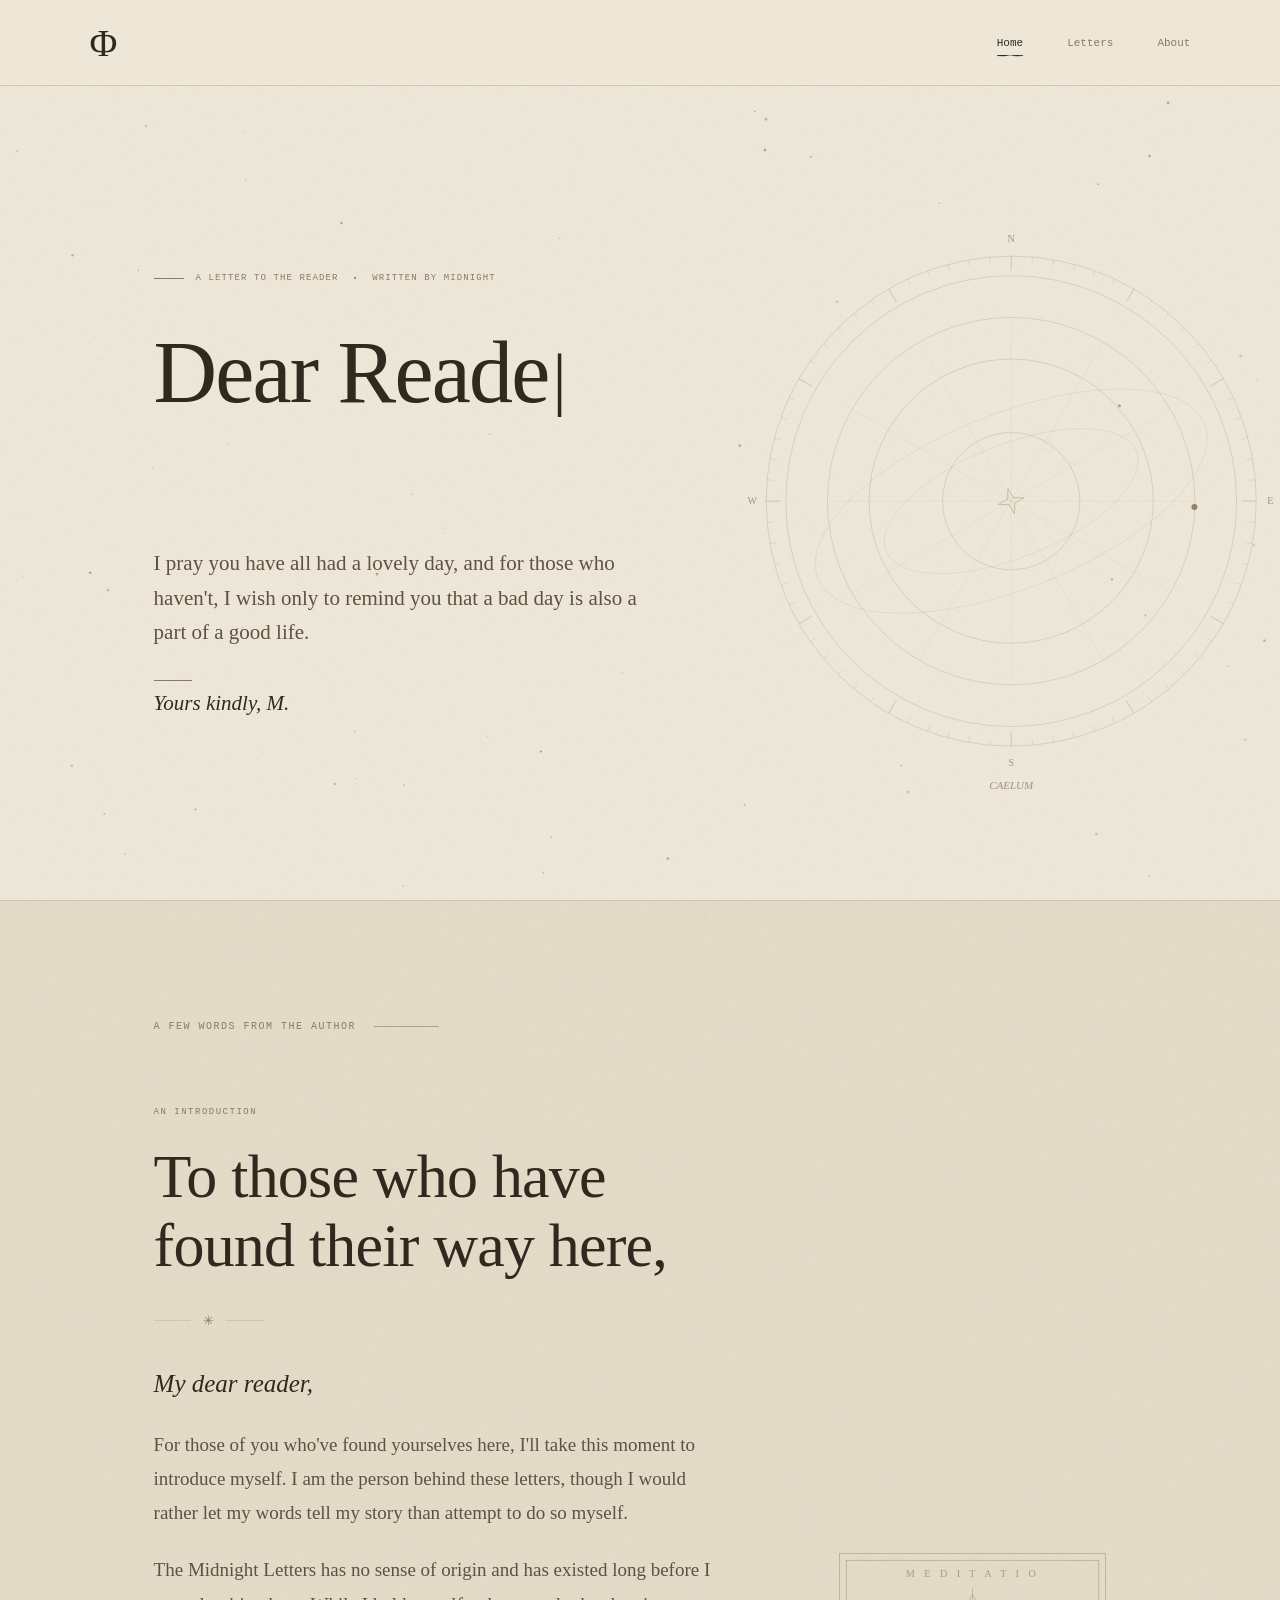
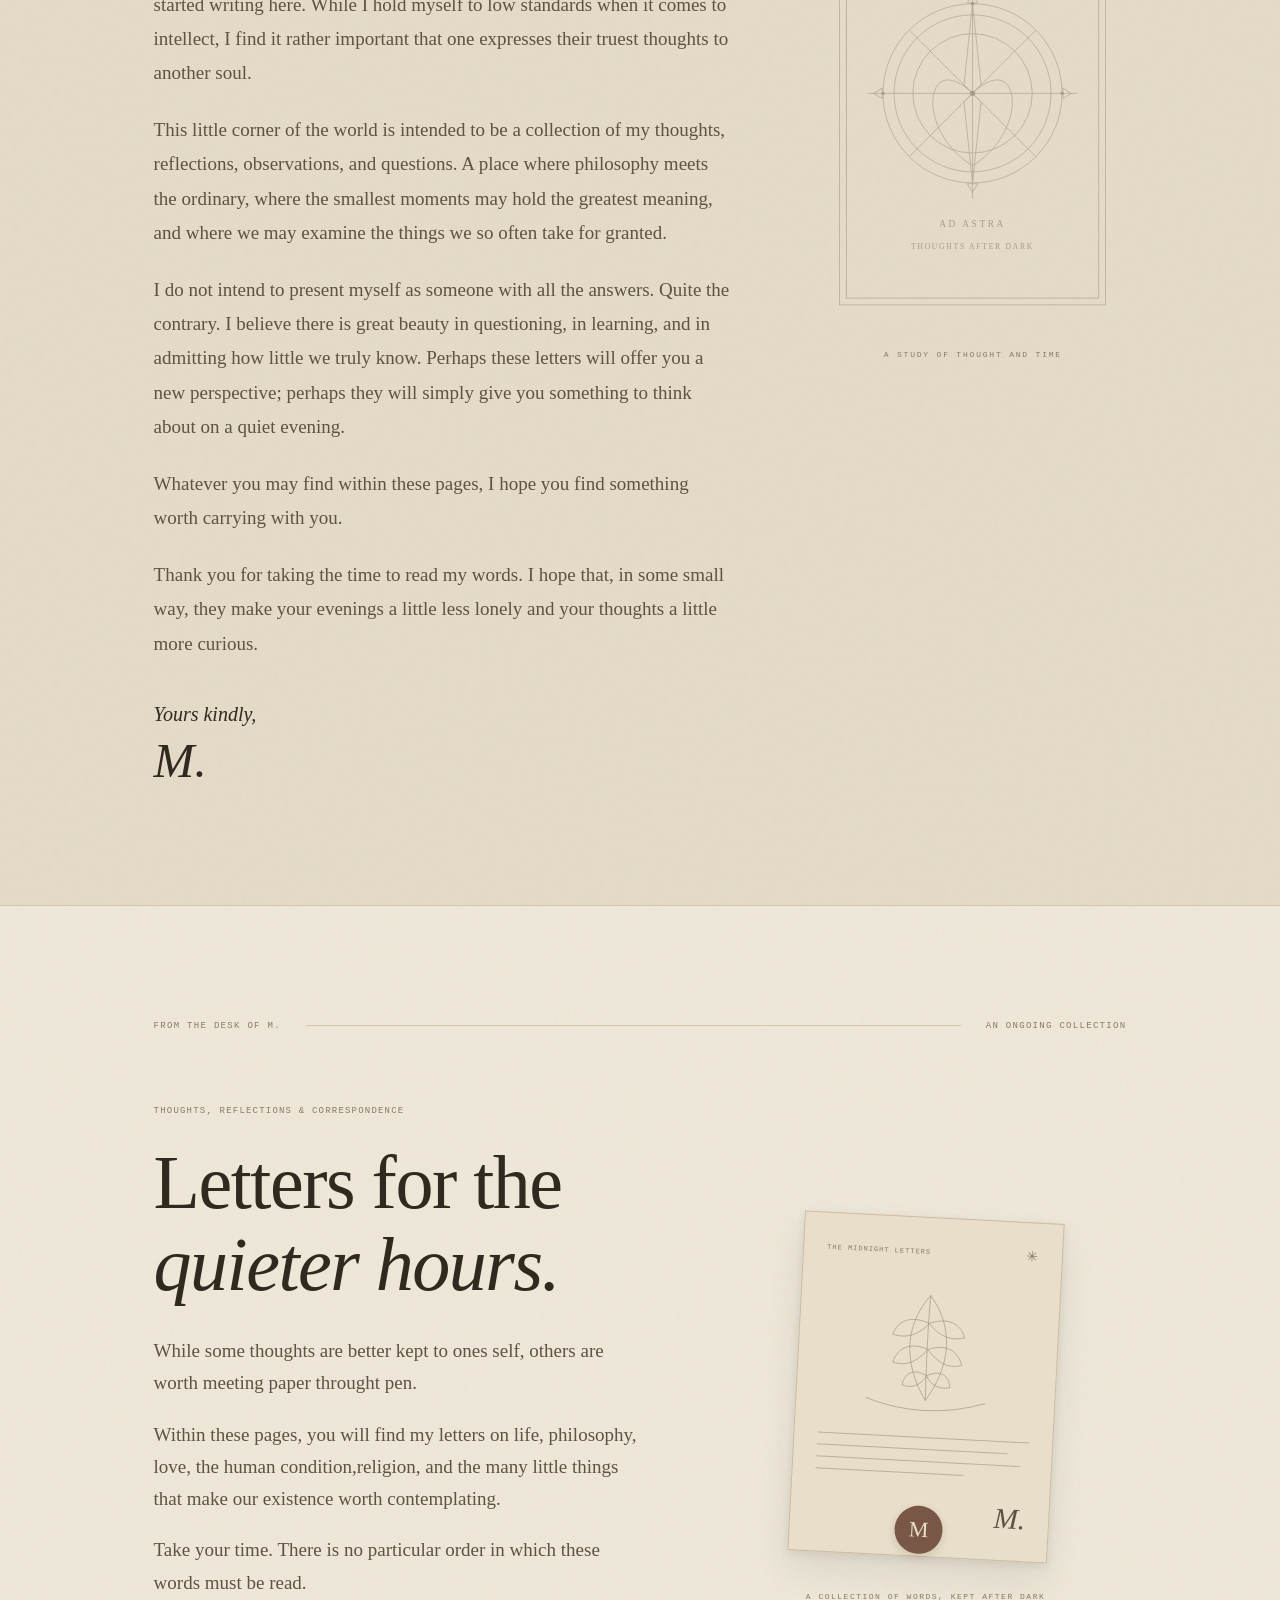
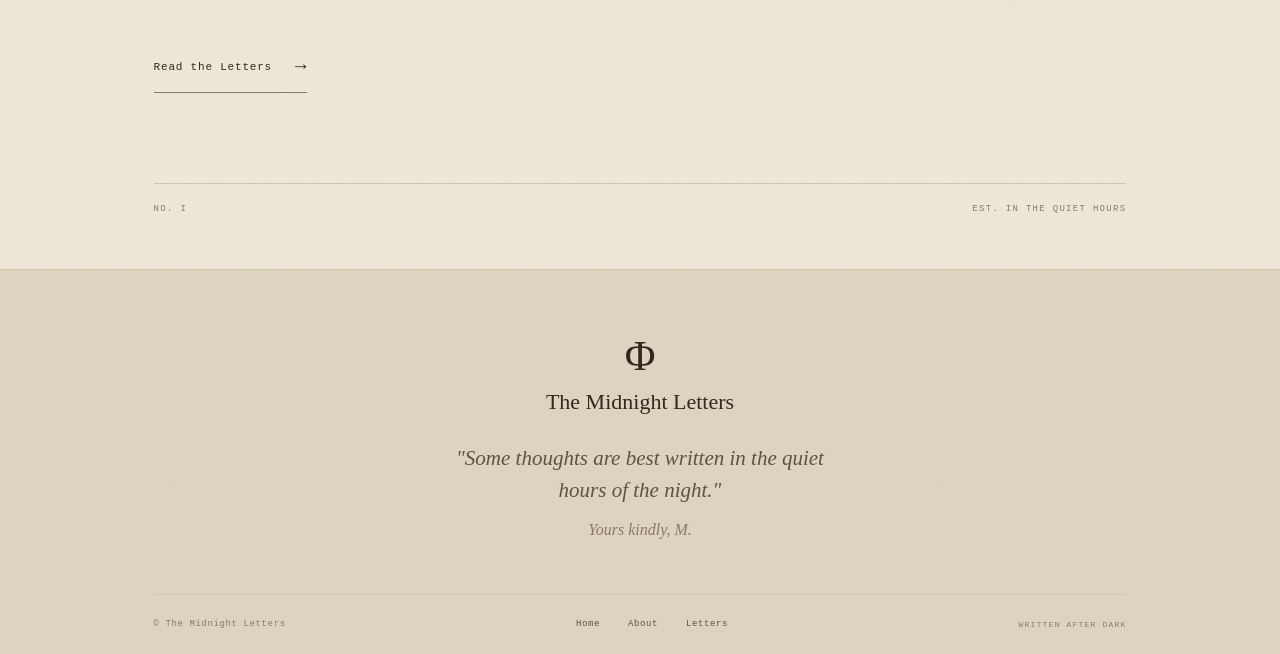
<file: index.html>
<!DOCTYPE html>
<html lang="en">

<head>
    <meta charset="UTF-8">
    <meta name="viewport" content="width=device-width, initial-scale=1.0">

    <title>The Midnight Letters | A Correspondence with the Quieter Hours</title>

    <meta name="description"
        content="The Midnight Letters is a quiet collection of philosophical reflections, personal correspondence and thoughts on life, time, solitude and the human experience.">

    <meta name="author" content="M.">
    <meta name="robots" content="index, follow">

    <link rel="canonical" href="https://themidnightletters.netlify.app/">

    <!-- Open Graph -->
    <meta property="og:type" content="website">
    <meta property="og:title" content="The Midnight Letters">
    <meta property="og:description"
        content="A correspondence with the quieter hours. Reflections on life, philosophy and the things left unsaid.">
    <meta property="og:url" content="https://themidnightletters.netlify.app/">
    <meta property="og:image" content="https://themidnightletters.netlify.app/assets/og-image.jpg">
    <meta property="og:image:width" content="1200">
    <meta property="og:image:height" content="630">
    <meta property="og:image:alt" content="The Midnight Letters — A correspondence with the quieter hours.">
    <meta property="og:site_name" content="The Midnight Letters">
    <meta property="og:locale" content="en_ZA">

    <!-- Twitter / X -->
    <meta name="twitter:card" content="summary_large_image">
    <meta name="twitter:title" content="The Midnight Letters">
    <meta name="twitter:description" content="A correspondence with the quieter hours.">
    <meta name="twitter:image" content="https://themidnightletters.netlify.app/assets/og-image.jpg">

    <!-- Favicons -->
    <link rel="icon" type="image/x-icon" href="assets/favicon_io/favicon.ico">
    <link rel="icon" type="image/png" sizes="32x32" href="assets/favicon_io/favicon-32x32.png">
    <link rel="icon" type="image/png" sizes="16x16" href="assets/favicon_io/favicon-16x16.png">
    <link rel="apple-touch-icon" sizes="180x180" href="assets/favicon_io/apple-touch-icon.png">
    <link rel="manifest" href="assets/favicon_io/site.webmanifest">
    <link rel="stylesheet" href="css/style.css">
    <script src="js/main.js" defer></script>

    <script type="application/ld+json">
{
  "@context": "https://schema.org",
  "@graph": [
    {
      "@type": "WebSite",
      "@id": "https://themidnightletter.netlify.app/#website",
      "url": "https://themidnightletter.netlify.app/",
      "name": "The Midnight Letters",
      "description": "A correspondence with the quieter hours. A collection of philosophical reflections and personal writing.",
      "inLanguage": "en-ZA"
    },
    {
      "@type": "WebPage",
      "@id": "https://themidnightletter.netlify.app/#webpage",
      "url": "https://themidnightletter.netlify.app/",
      "name": "The Midnight Letters | A Correspondence with the Quieter Hours",
      "description": "A quiet collection of philosophical reflections, personal correspondence and thoughts on life, time, solitude and the human experience.",
      "isPartOf": {
        "@id": "https://themidnightletter.netlify.app/#website"
      },
      "inLanguage": "en-ZA"
    }
  ]
}
</script>

</head>

<body>

    <!-- Navigation -->

    <header class="site-header">

        <a href="#" class="logo" aria-label="The Midnight Letters home">

            <span class="logo-symbol" aria-hidden="true">Φ</span>

            <span class="logo-name">The Midnight Letters</span>

        </a>


        <nav class="nav-links" aria-label="Main navigation">

            <a href="#" class="nav-link active">Home</a>

            <a href="#letters" class="nav-link">Letters</a>

            <a href="#about" class="nav-link">About</a>

        </nav>

    </header>


    <!-- Hero -->

    <main>

        <section class="hero-section">

            <!-- Interactive astronomical illustration -->

            <canvas id="astrolabe-canvas" aria-hidden="true"></canvas>

            <!-- Paper texture -->

            <div class="paper-grain" aria-hidden="true"></div>


            <div class="hero-content">

                <div class="hero-meta">

                    <span class="meta-line"></span>

                    <span>A LETTER TO THE READER</span>

                    <span class="meta-separator">·</span>

                    <span>WRITTEN BY MIDNIGHT</span>

                </div>


                <h1>
                    <span id="typing-text" aria-label="Dear Readers of the Midnight Letters,"></span><span
                        class="typing-cursor" aria-hidden="true">|</span>
                </h1>


                <div class="hero-body">

                    <p class="hero-description">
                        I pray you have all had a lovely day, and for those
                        who haven't, I wish only to remind you that a bad
                        day is also a part of a good life.
                    </p>


                    <div class="sign-off">

                        <span class="sign-off-line"></span>

                        <span>Yours kindly, M.</span>

                    </div>

                </div>

            </div>

        </section>

        <!-- About -->
        <section class="about-section" id="about">
            <div class="about-grain" aria-hidden="true"></div>

            <div class="about-container">

                <div class="about-heading">
                    <span class="about-eyebrow">A FEW WORDS FROM THE AUTHOR</span>
                    <span class="about-heading-line"></span>
                </div>

                <div class="about-layout">

                    <article class="letter-content">

                        <span class="letter-date">AN INTRODUCTION</span>

                        <h2>To those who have found their way here,</h2>

                        <div class="letter-divider">
                            <span></span>
                            <span>✳</span>
                            <span></span>
                        </div>

                        <div class="letter-body">

                            <p class="letter-greeting">My dear reader,</p>

                            <p>
                                For those of you who've found yourselves here, I'll take this moment to introduce
                                myself. I am the person behind these letters, though I would rather let my words tell my
                                story than attempt to do so myself.
                            </p>

                            <p>
                                The Midnight Letters has no sense of origin and has existed long before I started
                                writing here. While I hold myself to low standards when it comes to intellect, I find it
                                rather important that one expresses their truest thoughts to another soul.
                            </p>

                            <p>
                                This little corner of the world is intended to
                                be a collection of my thoughts, reflections,
                                observations, and questions. A place where
                                philosophy meets the ordinary, where the
                                smallest moments may hold the greatest meaning,
                                and where we may examine the things we so often
                                take for granted.
                            </p>

                            <p>
                                I do not intend to present myself as someone
                                with all the answers. Quite the contrary.
                                I believe there is great beauty in questioning,
                                in learning, and in admitting how little we
                                truly know. Perhaps these letters will offer
                                you a new perspective; perhaps they will simply
                                give you something to think about on a quiet
                                evening.
                            </p>

                            <p>
                                Whatever you may find within these pages,
                                I hope you find something worth carrying
                                with you.
                            </p>

                            <p>
                                Thank you for taking the time to read my words.
                                I hope that, in some small way, they make your
                                evenings a little less lonely and your thoughts
                                a little more curious.
                            </p>

                        </div>

                        <div class="letter-signature">
                            <span>Yours kindly,</span>
                            <span class="signature-name">M.</span>
                        </div>

                    </article>

                    <aside class="about-illustration" aria-hidden="true">

                        <div class="illustration-frame">

                            <svg viewBox="0 0 360 460" xmlns="http://www.w3.org/2000/svg">

                                <g fill="none" stroke="currentColor" stroke-width="0.8" opacity="0.65">

                                    <rect x="24" y="24" width="312" height="412" />

                                    <rect x="32" y="32" width="296" height="396" />

                                    <circle cx="180" cy="188" r="105" />
                                    <circle cx="180" cy="188" r="92" />
                                    <circle cx="180" cy="188" r="70" />

                                    <path d="M180 65 V311" />
                                    <path d="M57 188 H303" />

                                    <path d="M106 114 L254 262" />
                                    <path d="M254 114 L106 262" />

                                    <path d="M180 83 L190 178 L180 188 L170 178 Z" />
                                    <path d="M180 293 L190 198 L180 188 L170 198 Z" />

                                    <path d="M180 72 L174 82 H186 Z" />
                                    <path d="M180 304 L174 294 H186 Z" />
                                    <path d="M64 188 L74 182 V194 Z" />
                                    <path d="M296 188 L286 182 V194 Z" />

                                    <path d="M180 188
                                     C125 135 111 230 180 273
                                     C249 230 235 135 180 188 Z" />

                                </g>

                                <g fill="currentColor" font-family="Georgia, serif" text-anchor="middle" opacity="0.75">

                                    <text x="180" y="52" font-size="12" letter-spacing="4">M E D I T A T I O</text>

                                    <text x="180" y="345" font-size="11" letter-spacing="3">AD ASTRA</text>

                                    <text x="180" y="370" font-size="9" letter-spacing="2">THOUGHTS AFTER DARK</text>

                                </g>

                                <g fill="currentColor" opacity="0.6">
                                    <circle cx="180" cy="188" r="3" />
                                    <circle cx="180" cy="83" r="2" />
                                    <circle cx="285" cy="188" r="2" />
                                    <circle cx="75" cy="188" r="2" />
                                </g>

                            </svg>

                        </div>

                        <span class="illustration-caption">
                            A STUDY OF THOUGHT AND TIME
                        </span>

                    </aside>

                </div>

            </div>
        </section>

        <!-- Letters -->

        <section class="letters-section" id="letters">

            <div class="letters-grain" aria-hidden="true"></div>

            <div class="letters-container">

                <div class="letters-topline">
                    <span>FROM THE DESK OF M.</span>
                    <span class="letters-topline-line"></span>
                    <span>AN ONGOING COLLECTION</span>
                </div>

                <div class="letters-content">

                    <div class="letters-copy">

                        <span class="letters-eyebrow">
                            THOUGHTS, REFLECTIONS & CORRESPONDENCE
                        </span>

                        <h2>
                            Letters for the
                            <em>quieter hours.</em>
                        </h2>

                        <p>
                            While some thoughts are better kept to ones self, others are worth meeting paper throught
                            pen.
                        </p>

                        <p>
                            Within these pages, you will find my letters
                            on life, philosophy, love, the human condition,religion,
                            and the many little things that make our
                            existence worth contemplating.
                        </p>

                        <p>
                            Take your time. There is no particular order
                            in which these words must be read.
                        </p>

                        <a href="letters.html" class="letters-cta">
                            <span>Read the Letters</span>
                            <span class="letters-cta-arrow">→</span>
                        </a>

                    </div>

                    <div class="letters-artwork" aria-hidden="true">

                        <div class="letter-illustration">

                            <div class="letter-paper">

                                <div class="paper-top">
                                    <span>THE MIDNIGHT LETTERS</span>
                                    <span>✳</span>
                                </div>

                                <div class="paper-decoration">
                                    <svg viewBox="0 0 240 190" xmlns="http://www.w3.org/2000/svg">

                                        <g fill="none" stroke="currentColor" stroke-width="0.8" opacity="0.8">

                                            <path d="M120 18
                                        C90 55 85 105 120 158
                                        C155 105 150 55 120 18Z" />

                                            <path d="M120 18
                                        C118 65 119 115 120 158" />

                                            <path d="M120 55
                                        C94 45 78 54 72 72
                                        C94 78 109 68 120 55Z" />

                                            <path d="M120 55
                                        C146 45 162 54 168 72
                                        C146 78 131 68 120 55Z" />

                                            <path d="M120 90
                                        C95 80 79 91 74 109
                                        C96 115 109 103 120 90Z" />

                                            <path d="M120 90
                                        C145 80 161 91 166 109
                                        C144 115 131 103 120 90Z" />

                                            <path d="M120 125
                                        C101 115 90 124 88 139
                                        C104 144 115 135 120 125Z" />

                                            <path d="M120 125
                                        C139 115 150 124 152 139
                                        C136 144 125 135 120 125Z" />

                                            <path d="M40 158 Q120 185 200 158" />

                                        </g>

                                    </svg>
                                </div>

                                <div class="paper-writing">
                                    <span></span>
                                    <span></span>
                                    <span></span>
                                    <span></span>
                                </div>

                                <div class="paper-signature">M.</div>

                            </div>

                            <div class="letter-seal">M</div>

                        </div>

                        <span class="letters-art-caption">
                            A COLLECTION OF WORDS, KEPT AFTER DARK
                        </span>

                    </div>

                </div>

                <div class="letters-bottomline">
                    <span>NO. I</span>
                    <span>EST. IN THE QUIET HOURS</span>
                </div>

            </div>

        </section>

        <!-- Footer -->

        <footer class="site-footer">

            <div class="footer-grain" aria-hidden="true"></div>

            <div class="footer-container">

                <div class="footer-main">

                    <a href="#" class="footer-brand">
                        <span class="footer-symbol">Φ</span>
                        <span>The Midnight Letters</span>
                    </a>

                    <p class="footer-quote">
                        "Some thoughts are best written in the
                        quiet hours of the night."
                    </p>

                    <span class="footer-signature">
                        Yours kindly, M.
                    </span>

                </div>

                <div class="footer-divider"></div>

                <div class="footer-bottom">

                    <span class="footer-copyright">
                        © <span id="copyright-year"></span>
                        The Midnight Letters
                    </span>

                    <nav class="footer-navigation" aria-label="Footer navigation">

                        <a href="#">Home</a>
                        <a href="#about">About</a>
                        <a href="letters.html">Letters</a>

                    </nav>

                    <span class="footer-credit">
                        WRITTEN AFTER DARK
                    </span>

                </div>

            </div>

        </footer>


    </main>

</body>

</html>
</file>
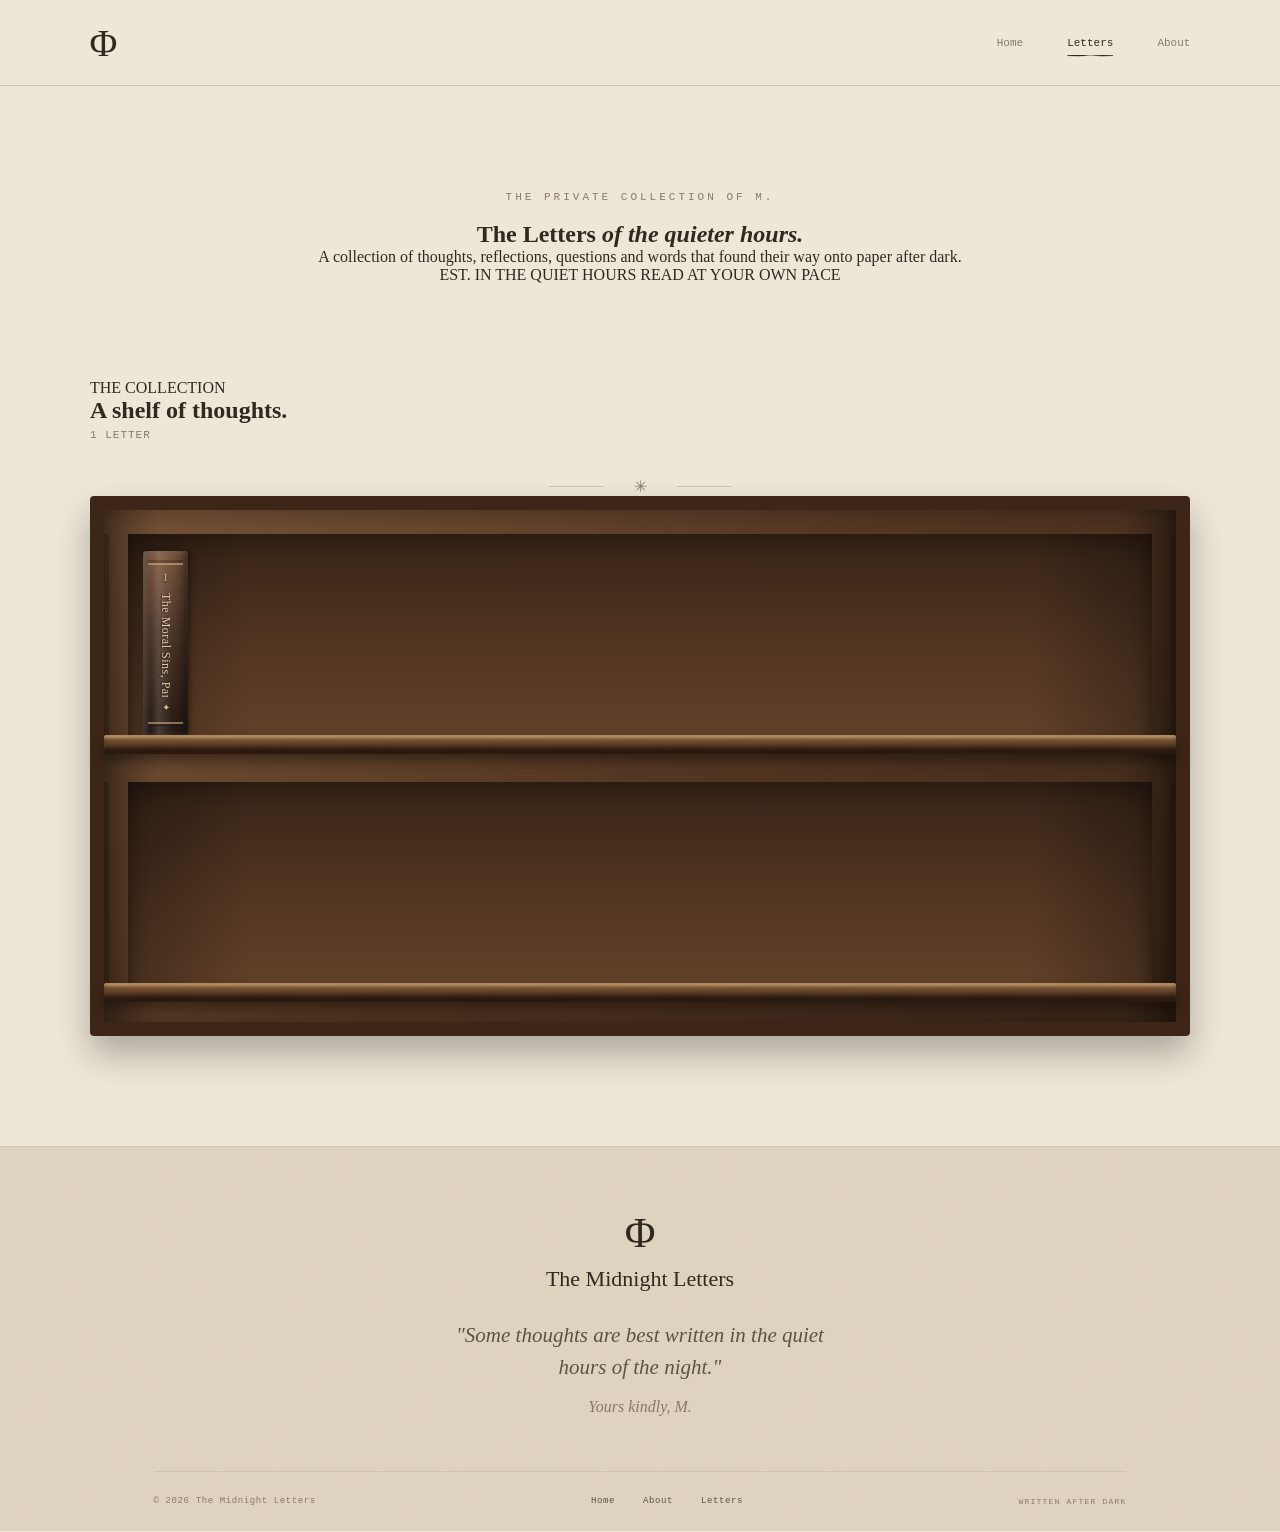
<file: letters.html>
<!DOCTYPE html>
<html lang="en">

<head>
    <title>The Letters | The Midnight Letters</title>

    <meta name="description"
        content="Explore the archive of The Midnight Letters: philosophical reflections, personal correspondence and thoughtful writings on the quieter parts of life.">

    <meta name="author" content="M.">
    <meta name="robots" content="index, follow">

    <link rel="canonical" href="https://themidnightletters.netlify.app/letters.html">

    <meta property="og:type" content="website">
    <meta property="og:title" content="The Letters | The Midnight Letters">
    <meta property="og:description"
        content="An archive of reflections, correspondence and thoughts worth returning to.">
    <meta property="og:url" content="https://themidnightletters.netlify.app/letters.html">
    <meta property="og:image" content="https://themidnightletters.netlify.app/assets/og-image.jpg">
    <meta property="og:image:width" content="1200">
    <meta property="og:image:height" content="630">
    <meta property="og:site_name" content="The Midnight Letters">
    <meta property="og:locale" content="en_ZA">

    <meta name="twitter:card" content="summary_large_image">
    <meta name="twitter:title" content="The Letters | The Midnight Letters">
    <meta name="twitter:description"
        content="An archive of reflections, correspondence and thoughts worth returning to.">
    <meta name="twitter:image" content="https://themidnightletters.netlify.app/assets/og-image.jpg">

    <link rel="stylesheet" href="css/letters.css">
    <link rel="stylesheet" href="css/style.css">
    <script src="js/letters.js" defer></script>
    <script src="js/main.js" defer></script>
    <script type="application/ld+json">
{
  "@context": "https://schema.org",
  "@type": "CollectionPage",
  "@id": "https://themidnightletter.netlify.app/letters.html#webpage",
  "url": "https://themidnightletter.netlify.app/letters.html",
  "name": "The Letters | The Midnight Letters",
  "description": "An archive of philosophical reflections, personal correspondence and thoughts on the quieter parts of life.",
  "isPartOf": {
    "@id": "https://themidnightletter.netlify.app/#website"
  },
  "inLanguage": "en-ZA"
}
</script>

</head>

<body class="letters-page">

    <header class="site-header">

        <a href="index.html" class="logo" aria-label="The Midnight Letters home">

            <span class="logo-symbol" aria-hidden="true">Φ</span>
            <span class="logo-name">The Midnight Letters</span>

        </a>

        <nav class="nav-links" aria-label="Main navigation">

            <a href="index.html" class="nav-link">Home</a>
            <a href="letters.html" class="nav-link active" aria-current="page">Letters</a>
            <a href="index.html#about" class="nav-link">About</a>

        </nav>

    </header>

    <main>

        <section class="archive-intro">

            <div class="archive-grain" aria-hidden="true"></div>

            <div class="archive-intro-content">

                <div class="archive-eyebrow">
                    <span></span>
                    THE PRIVATE COLLECTION OF M.
                    <span></span>
                </div>

                <h1>
                    The Letters
                    <em>of the quieter hours.</em>
                </h1>

                <p>
                    A collection of thoughts, reflections,
                    questions and words that found their way
                    onto paper after dark.
                </p>

                <div class="archive-intro-bottom">
                    <span>EST. IN THE QUIET HOURS</span>
                    <span>READ AT YOUR OWN PACE</span>
                </div>

            </div>

        </section>

        <section class="archive-section" aria-labelledby="archive-heading">

            <div class="archive-container">

                <div class="archive-section-heading">

                    <div>
                        <span class="section-eyebrow">
                            THE COLLECTION
                        </span>

                        <h2 id="archive-heading">
                            A shelf of thoughts.
                        </h2>
                    </div>

                    <span class="letter-count" id="letter-count">
                        Gathering the letters...
                    </span>

                </div>

                <div class="archive-divider">
                    <span></span>
                    <span>✳</span>
                    <span></span>
                </div>

                <div class="book-grid" id="book-grid" aria-live="polite" aria-busy="true">

                    <p class="archive-message">
                        Gathering the letters...
                    </p>

                </div>

            </div>

        </section>

    </main>

    <footer class="site-footer">

        <div class="footer-grain" aria-hidden="true"></div>

        <div class="footer-container">

            <div class="footer-main">

                <a href="index.html" class="footer-brand">
                    <span class="footer-symbol">Φ</span>
                    <span>The Midnight Letters</span>
                </a>

                <p class="footer-quote">
                    "Some thoughts are best written in the
                    quiet hours of the night."
                </p>

                <span class="footer-signature">
                    Yours kindly, M.
                </span>

            </div>

            <div class="footer-divider"></div>

            <div class="footer-bottom">

                <span class="footer-copyright">
                    © <span id="copyright-year"></span>
                    The Midnight Letters
                </span>

                <nav class="footer-navigation" aria-label="Footer navigation">

                    <a href="index.html">Home</a>
                    <a href="index.html#about">About</a>
                    <a href="letters.html">Letters</a>

                </nav>

                <span class="footer-credit">
                    WRITTEN AFTER DARK
                </span>

            </div>

        </div>

    </footer>

    <!-- Letter reading modal -->

    <div class="reading-modal" id="reading-modal" aria-hidden="true">

        <div class="modal-backdrop" data-close-modal></div>

        <section class="reading-panel" role="dialog" aria-modal="true" aria-labelledby="modal-title"
            aria-describedby="modal-opening" tabindex="-1">

            <div class="reading-topbar">

                <span class="reading-label">
                    FROM THE DESK OF M.
                </span>

                <button class="reading-close" type="button" aria-label="Close letter" data-close-modal>
                    <span aria-hidden="true">×</span>
                </button>

            </div>

            <div class="reading-scroll">

                <article class="reading-letter">

                    <div class="reading-meta">
                        <span id="modal-number"></span>
                        <span id="modal-date"></span>
                    </div>

                    <h2 id="modal-title"></h2>

                    <p class="reading-opening" id="modal-opening"></p>

                    <div class="reading-divider">
                        <span></span>
                        <span>✳</span>
                        <span></span>
                    </div>

                    <div class="reading-body" id="modal-body"></div>

                    <div class="reading-signature">
                        <span id="modal-signoff"></span>
                        <span class="reading-author" id="modal-author">M.</span>
                    </div>

                </article>

            </div>

            <div class="reading-navigation">

                <button type="button" class="reading-nav-button" id="previous-letter">
                    <span aria-hidden="true">←</span>
                    Previous letter
                </button>

                <span class="reading-position" id="reading-position"></span>

                <button type="button" class="reading-nav-button" id="next-letter">
                    Next letter
                    <span aria-hidden="true">→</span>
                </button>

            </div>

        </section>

    </div>

</body>

</html>
</file>
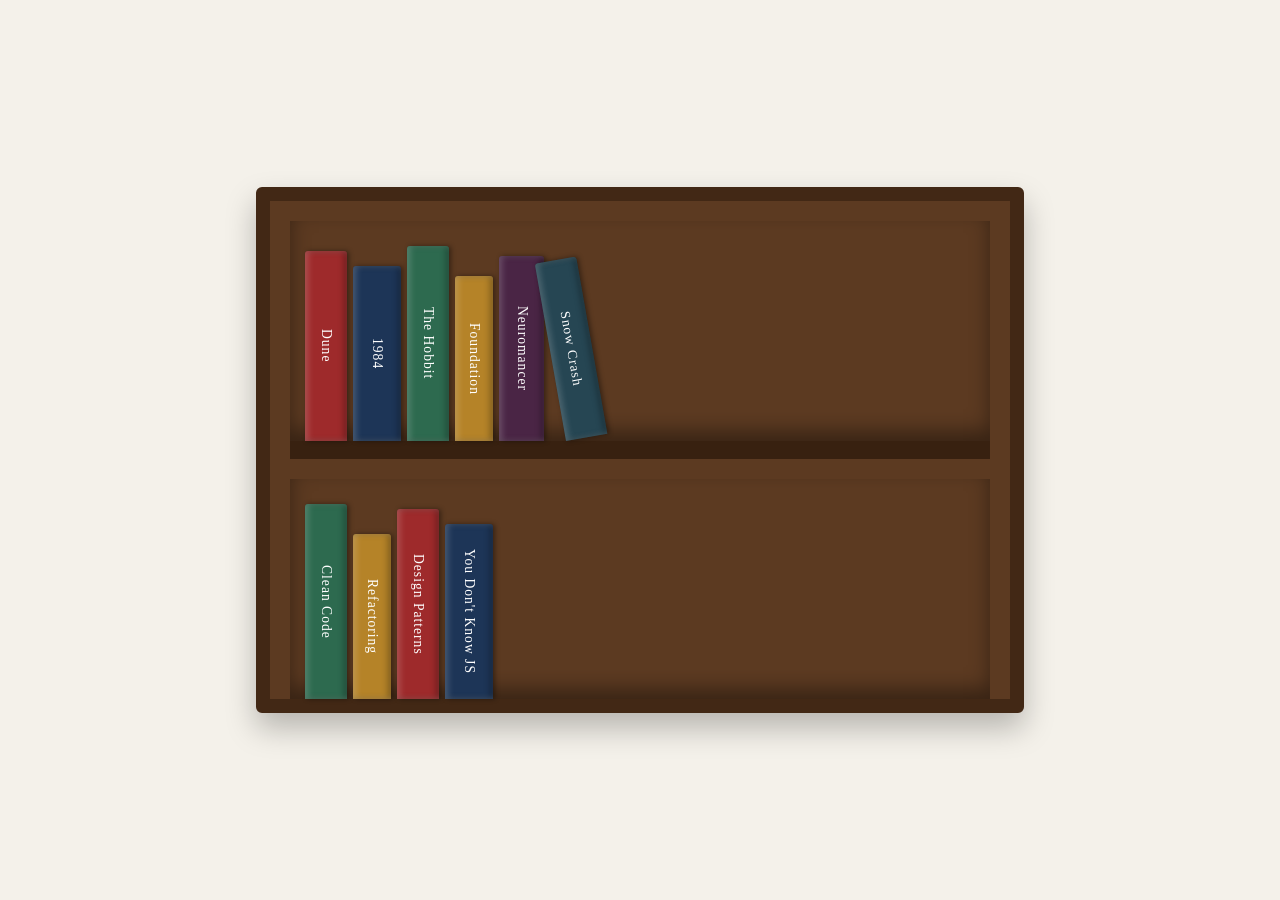
<file: test.html>
<!DOCTYPE html>
<html lang="en">
<head>
  <meta charset="UTF-8">
  <meta name="viewport" content="width=device-width, initial-scale=1.0">
  <title>CSS Bookshelf</title>
  <style>
    body {
      background-color: #f4f1ea;
      display: flex;
      justify-content: center;
      align-items: center;
      min-height: 100vh;
      margin: 0;
      font-family: 'Georgia', serif;
    }

    .bookshelf {
      width: 90%;
      max-width: 700px;
      background-color: #5c3a21;
      border: 14px solid #422815;
      border-radius: 6px;
      box-shadow: 0 15px 30px rgba(0, 0, 0, 0.25);
      padding: 20px 20px 0 20px;
    }

    .shelf {
      display: flex;
      align-items: flex-end;
      gap: 6px;
      height: 220px;
      padding: 0 15px;
      border-bottom: 18px solid #382110;
      box-shadow: inset 0 -10px 20px rgba(0, 0, 0, 0.4);
      margin-bottom: 20px;
    }

    .shelf:last-child {
      margin-bottom: 0;
      border-bottom: none;
    }

    .book {
      width: 42px;
      height: 185px;
      border-radius: 3px 3px 0 0;
      display: flex;
      align-items: center;
      justify-content: center;
      color: #fff;
      cursor: pointer;
      position: relative;
      box-shadow: inset 3px 0 6px rgba(255, 255, 255, 0.2),
                  inset -3px 0 6px rgba(0, 0, 0, 0.3),
                  2px 0 5px rgba(0, 0, 0, 0.4);
      transition: transform 0.25s ease, box-shadow 0.25s ease;
    }

    .book:hover {
      transform: translateY(-18px) rotate(-2deg);
      box-shadow: 4px 12px 15px rgba(0, 0, 0, 0.5);
      z-index: 2;
    }

    .book span {
      writing-mode: vertical-rl;
      text-orientation: mixed;
      font-size: 0.85rem;
      letter-spacing: 1px;
      white-space: nowrap;
      overflow: hidden;
      text-overflow: ellipsis;
      max-height: 160px;
    }

    /* Book Variations */
    .book-red { background: #9e2a2b; height: 190px; }
    .book-blue { background: #1d3557; height: 175px; width: 48px; }
    .book-green { background: #2d6a4f; height: 195px; }
    .book-gold { background: #b58328; height: 165px; width: 38px; }
    .book-purple { background: #4a2545; height: 185px; width: 45px; }
    .book-teal { background: #264653; height: 180px; }

    /* Leaning Book Effect */
    .book-leaning {
      transform: rotate(-10deg);
      transform-origin: bottom left;
      margin-left: 16px;
    }

    .book-leaning:hover {
      transform: translateY(-18px) rotate(-10deg);
    }
  </style>
</head>
<body>

  <div class="bookshelf">
    <!-- Top Shelf -->
    <div class="shelf">
      <div class="book book-red"><span>Dune</span></div>
      <div class="book book-blue"><span>1984</span></div>
      <div class="book book-green"><span>The Hobbit</span></div>
      <div class="book book-gold"><span>Foundation</span></div>
      <div class="book book-purple"><span>Neuromancer</span></div>
      <div class="book book-teal book-leaning"><span>Snow Crash</span></div>
    </div>

    <!-- Bottom Shelf -->
    <div class="shelf">
      <div class="book book-green"><span>Clean Code</span></div>
      <div class="book book-gold"><span>Refactoring</span></div>
      <div class="book book-red"><span>Design Patterns</span></div>
      <div class="book book-blue"><span>You Don't Know JS</span></div>
    </div>
  </div>

</body>
</html>
</file>
<file: css/style.css>
/* =========================================
   THE MIDNIGHT LETTERS
   Classical literary aesthetic
========================================= */

:root {
    --paper: #eee7d8;
    --paper-dark: #e4dac7;

    --ink: #30291f;
    --ink-soft: #5e5343;
    --ink-faded: #887b65;

    --border: #d1c5ad;

    --serif: 'EB Garamond', Georgia, serif;
    --display: 'IM Fell English', Georgia, serif;
    --typewriter: 'Special Elite', monospace;
}

* {
    box-sizing: border-box;
    margin: 0;
    padding: 0;
}

html {
    scroll-behavior: smooth;
}

body {
    min-height: 100vh;
    background: var(--paper);
    color: var(--ink);
    font-family: var(--serif);
}


/* =========================================
   NAVIGATION
========================================= */

.site-header {
    width: 100%;
    height: 86px;

    display: flex;
    align-items: center;
    justify-content: space-between;

    padding: 0 7%;

    border-bottom: 1px solid var(--border);

    position: relative;
    z-index: 10;
}


/* =========================================
   LOGO
========================================= */

.logo {
    display: flex;
    align-items: center;
    gap: 13px;

    text-decoration: none;
    color: var(--ink);
}

.logo-symbol {
    font-family: var(--display);
    font-size: 38px;
    line-height: 1;

    display: inline-block;

    transition:
        transform 0.7s ease,
        color 0.4s ease;
}

.logo-name {
    max-width: 0;
    opacity: 0;
    overflow: hidden;
    white-space: nowrap;

    font-family: var(--display);
    font-size: 19px;

    transition:
        max-width 0.6s ease,
        opacity 0.4s ease,
        transform 0.5s ease;

    transform: translateX(-8px);
}

.logo:hover .logo-symbol,
.logo:focus-visible .logo-symbol {
    transform: rotate(90deg);
    color: var(--ink-soft);
}

.logo:hover .logo-name,
.logo:focus-visible .logo-name {
    max-width: 230px;
    opacity: 1;
    transform: translateX(0);
}


/* =========================================
   NAVIGATION LINKS
========================================= */

.nav-links {
    display: flex;
    align-items: center;
    gap: 44px;
}

.nav-link {
    position: relative;

    display: inline-block;

    text-decoration: none;
    color: var(--ink-faded);

    font-family: var(--typewriter);
    font-size: 11px;

    padding: 9px 0;

    transition:
        color 0.35s ease,
        transform 0.35s ease;
}


/* Organic ink stroke */

.nav-link::after {
    content: '';

    position: absolute;

    left: 0;
    bottom: 1px;

    width: 100%;
    height: 2px;

    background: var(--ink);

    transform: scaleX(0);
    transform-origin: left center;

    clip-path: polygon(0 35%,
            25% 15%,
            50% 45%,
            75% 20%,
            100% 40%,
            100% 75%,
            75% 90%,
            50% 65%,
            25% 90%,
            0 70%);

    transition: transform 0.45s cubic-bezier(.2, .7, .2, 1);
}

.nav-link:hover,
.nav-link:focus-visible {
    color: var(--ink);
    transform: translateY(-2px);
}

.nav-link:hover::after,
.nav-link:focus-visible::after,
.nav-link.active::after {
    transform: scaleX(1);
}

.nav-link.active {
    color: var(--ink);
}


/* =========================================
   HERO SECTION
========================================= */

.hero-section {
    position: relative;

    min-height: calc(100vh - 86px);
    min-height: calc(100svh - 86px);

    display: flex;
    align-items: center;

    padding: 100px 12%;

    overflow: hidden;
}


/* Interactive astronomical illustration */

#astrolabe-canvas {
    position: absolute;
    inset: 0;

    width: 100%;
    height: 100%;

    z-index: 0;

    pointer-events: none;
}


/* Paper texture */

.paper-grain {
    position: absolute;
    inset: 0;

    pointer-events: none;
    z-index: 1;

    opacity: 0.16;

    background-image: url("data:image/svg+xml,%3Csvg viewBox='0 0 180 180' xmlns='http://www.w3.org/2000/svg'%3E%3Cfilter id='n'%3E%3CfeTurbulence type='fractalNoise' baseFrequency='.9' numOctaves='3' stitchTiles='stitch'/%3E%3C/filter%3E%3Crect width='100%25' height='100%25' filter='url(%23n)' opacity='.22'/%3E%3C/svg%3E");
}


/* =========================================
   HERO CONTENT
========================================= */

.hero-content {
    position: relative;
    z-index: 2;

    width: 100%;
    max-width: 820px;
}


/* Editorial metadata */

.hero-meta {
    display: flex;
    align-items: center;
    gap: 12px;

    margin-bottom: 38px;

    color: var(--ink-faded);

    font-family: var(--typewriter);
    font-size: 9px;
    letter-spacing: 1.1px;
}

.meta-line {
    width: 30px;
    height: 1px;
    background: var(--ink-faded);
}

.meta-separator {
    font-size: 14px;
}


/* Heading */

.hero-content h1 {
    max-width: 760px;

    font-family: var(--display);
    font-weight: 400;

    font-size: clamp(48px, 7vw, 88px);
    line-height: 1.12;

    letter-spacing: -1.8px;

    color: var(--ink);

    min-height: 2.25em;
}

.typing-cursor {
    display: inline-block;

    font-family: var(--serif);
    font-size: 0.8em;

    margin-left: 4px;

    animation: cursor-blink 1s steps(2, start) infinite;
}

@keyframes cursor-blink {
    to {
        visibility: hidden;
    }
}


/* Letter body */

.hero-body {
    margin-top: 24px;
    max-width: 490px;
}

.hero-description {
    font-family: var(--serif);
    font-size: 21px;

    line-height: 1.65;
    color: var(--ink-soft);
}


/* Signature */

.sign-off {
    margin-top: 30px;

    display: flex;
    flex-direction: column;
    align-items: flex-start;
    gap: 10px;

    font-family: var(--display);
    font-size: 21px;
    font-style: italic;
}

.sign-off-line {
    width: 38px;
    height: 1px;
    background: var(--ink-faded);
}


/* =========================================
   RESPONSIVE
========================================= */

@media (max-width: 768px) {

    .site-header {
        height: 75px;
        padding: 0 5%;
    }

    .logo-name {
        display: none;
    }

    .nav-links {
        gap: 23px;
    }

    .hero-section {
        min-height: calc(100svh - 75px);
        padding: 85px 7%;
    }

    .hero-content h1 {
        font-size: clamp(45px, 9vw, 65px);
        min-height: 2.6em;
    }

    .hero-meta {
        font-size: 8px;
        gap: 8px;
        margin-bottom: 30px;
    }

    .hero-description {
        font-size: 19px;
    }
}


@media (max-width: 420px) {

    .site-header {
        padding: 0 20px;
    }

    .nav-links {
        gap: 17px;
    }

    .nav-link {
        font-size: 9px;
    }

    .hero-section {
        padding: 75px 24px;
    }

    .hero-content h1 {
        font-size: 47px;
        letter-spacing: -1px;
    }

    .hero-description {
        font-size: 18px;
    }
}


/* =========================================
   ABOUT SECTION
========================================= */

.about-section {
    position: relative;
    padding: 120px 12%;
    background: var(--paper-dark);
    color: var(--ink);
    overflow: hidden;
    border-top: 1px solid var(--border);
}

.about-grain {
    position: absolute;
    inset: 0;
    pointer-events: none;
    opacity: 0.13;
    background-image: url("data:image/svg+xml,%3Csvg viewBox='0 0 180 180' xmlns='http://www.w3.org/2000/svg'%3E%3Cfilter id='n'%3E%3CfeTurbulence type='fractalNoise' baseFrequency='.9' numOctaves='3' stitchTiles='stitch'/%3E%3C/filter%3E%3Crect width='100%25' height='100%25' filter='url(%23n)' opacity='.22'/%3E%3C/svg%3E");
}

.about-container {
    position: relative;
    z-index: 1;
    max-width: 1200px;
    margin: 0 auto;
}

.about-heading {
    display: flex;
    align-items: center;
    gap: 18px;
    margin-bottom: 75px;
}

.about-eyebrow {
    font-family: var(--typewriter);
    font-size: 10px;
    letter-spacing: 1.5px;
    color: var(--ink-faded);
    white-space: nowrap;
}

.about-heading-line {
    width: 65px;
    height: 1px;
    background: var(--ink-faded);
    opacity: 0.6;
}

.about-layout {
    display: grid;
    grid-template-columns: minmax(0, 1.5fr) minmax(240px, 0.8fr);
    align-items: center;
    gap: 90px;
}

/* Letter */

.letter-content {
    max-width: 680px;
}

.letter-date {
    display: block;
    margin-bottom: 25px;
    font-family: var(--typewriter);
    font-size: 9px;
    letter-spacing: 1.5px;
    color: var(--ink-faded);
}

.letter-content h2 {
    max-width: 650px;
    font-family: var(--display);
    font-size: clamp(42px, 5vw, 62px);
    font-weight: 400;
    line-height: 1.12;
    letter-spacing: -0.8px;
    color: var(--ink);
}

.letter-divider {
    display: flex;
    align-items: center;
    gap: 12px;
    width: 110px;
    margin: 32px 0;
    color: var(--ink-faded);
}

.letter-divider span:first-child,
.letter-divider span:last-child {
    flex: 1;
    height: 1px;
    background: var(--border);
}

.letter-divider span:nth-child(2) {
    font-size: 13px;
}

.letter-body {
    font-family: var(--serif);
    font-size: 19px;
    line-height: 1.8;
    color: var(--ink-soft);
}

.letter-body p {
    margin-bottom: 23px;
}

.letter-body .letter-greeting {
    font-family: var(--display);
    font-size: 25px;
    font-style: italic;
    color: var(--ink);
    margin-bottom: 22px;
}

.letter-signature {
    display: flex;
    flex-direction: column;
    align-items: flex-start;
    gap: 7px;
    margin-top: 42px;
    font-family: var(--display);
    font-size: 20px;
    font-style: italic;
    color: var(--ink);
}

.signature-name {
    font-size: 49px;
    line-height: 1;
    margin-top: 3px;
}

/* Antique illustration */

.about-illustration {
    display: flex;
    flex-direction: column;
    align-items: center;
    justify-content: center;
    color: var(--ink-faded);
}

.illustration-frame {
    width: 100%;
    max-width: 360px;
    opacity: 0.85;
    transition: opacity 0.5s ease, transform 0.7s ease;
}

.illustration-frame svg {
    display: block;
    width: 100%;
    height: auto;
}

.about-illustration:hover .illustration-frame {
    opacity: 1;
    transform: rotate(-1deg);
}

.illustration-caption {
    margin-top: 25px;
    font-family: var(--typewriter);
    font-size: 8px;
    letter-spacing: 1.8px;
    text-align: center;
    color: var(--ink-faded);
}

/* Responsive */

@media (max-width: 900px) {
    .about-section {
        padding: 100px 8%;
    }

    .about-layout {
        grid-template-columns: 1fr;
        gap: 65px;
    }

    .about-illustration {
        max-width: 330px;
        margin: 0 auto;
    }

    .illustration-frame {
        max-width: 300px;
    }
}

@media (max-width: 600px) {
    .about-section {
        padding: 85px 7%;
    }

    .about-heading {
        margin-bottom: 50px;
    }

    .letter-content h2 {
        font-size: 43px;
    }

    .letter-body {
        font-size: 18px;
        line-height: 1.75;
    }

    .about-layout {
        gap: 50px;
    }
}


/* =========================================
   LETTERS SECTION
========================================= */

.letters-section {
    position: relative;
    padding: 115px 12% 55px;
    background: var(--paper);
    border-top: 1px solid var(--border);
    overflow: hidden;
}

.letters-grain {
    position: absolute;
    inset: 0;
    pointer-events: none;
    opacity: 0.13;
    background-image: url("data:image/svg+xml,%3Csvg viewBox='0 0 180 180' xmlns='http://www.w3.org/2000/svg'%3E%3Cfilter id='n'%3E%3CfeTurbulence type='fractalNoise' baseFrequency='.9' numOctaves='3' stitchTiles='stitch'/%3E%3C/filter%3E%3Crect width='100%25' height='100%25' filter='url(%23n)' opacity='.22'/%3E%3C/svg%3E");
}

.letters-container {
    position: relative;
    z-index: 1;
    max-width: 1200px;
    margin: 0 auto;
}

.letters-topline,
.letters-bottomline {
    display: flex;
    align-items: center;
    justify-content: space-between;
    font-family: var(--typewriter);
    font-size: 9px;
    letter-spacing: 1.3px;
    color: var(--ink-faded);
}

.letters-topline {
    margin-bottom: 75px;
}

.letters-topline-line {
    flex: 1;
    height: 1px;
    margin: 0 25px;
    background: var(--border);
}

.letters-content {
    display: grid;
    grid-template-columns: 1.1fr 0.9fr;
    align-items: center;
    gap: 80px;
}

.letters-copy {
    max-width: 590px;
}

.letters-eyebrow {
    display: block;
    margin-bottom: 25px;
    font-family: var(--typewriter);
    font-size: 9px;
    letter-spacing: 1.2px;
    color: var(--ink-faded);
}

.letters-copy h2 {
    font-family: var(--display);
    font-size: clamp(48px, 6vw, 76px);
    font-weight: 400;
    line-height: 1.08;
    letter-spacing: -1.5px;
    color: var(--ink);
    margin-bottom: 30px;
}

.letters-copy h2 em {
    display: block;
    font-weight: 400;
}

.letters-copy p {
    max-width: 490px;
    margin-bottom: 19px;
    font-family: var(--serif);
    font-size: 19px;
    line-height: 1.7;
    color: var(--ink-soft);
}

/* CTA */

.letters-cta {
    display: inline-flex;
    align-items: center;
    gap: 23px;
    margin-top: 24px;
    padding: 14px 0;
    border-bottom: 1px solid var(--ink-faded);
    text-decoration: none;
    color: var(--ink);
    font-family: var(--typewriter);
    font-size: 11px;
    letter-spacing: 0.8px;
    transition: gap 0.4s ease, color 0.4s ease;
}

.letters-cta-arrow {
    font-size: 19px;
    transition: transform 0.4s ease;
}

.letters-cta:hover,
.letters-cta:focus-visible {
    gap: 33px;
    color: var(--ink-faded);
}

.letters-cta:hover .letters-cta-arrow,
.letters-cta:focus-visible .letters-cta-arrow {
    transform: translateX(5px);
}

/* Letter illustration */

.letters-artwork {
    display: flex;
    flex-direction: column;
    align-items: center;
    justify-content: center;
}

.letter-illustration {
    position: relative;
    width: 300px;
    height: 380px;
    display: flex;
    justify-content: center;
    align-items: center;
    transform: rotate(3deg);
    transition: transform 0.7s ease;
}

.letters-artwork:hover .letter-illustration {
    transform: rotate(0deg) translateY(-5px);
}

.letter-paper {
    position: relative;
    width: 260px;
    height: 340px;
    padding: 25px 23px;
    background: #e8deca;
    border: 1px solid #cbbda4;
    box-shadow:
        0 3px 8px rgba(48, 41, 31, 0.08),
        0 18px 35px rgba(48, 41, 31, 0.09);
    display: flex;
    flex-direction: column;
    align-items: center;
}

.paper-top {
    width: 100%;
    display: flex;
    justify-content: space-between;
    align-items: center;
    font-family: var(--typewriter);
    font-size: 7px;
    letter-spacing: 1px;
    color: var(--ink-faded);
}

.paper-top span:last-child {
    font-size: 14px;
}

.paper-decoration {
    width: 180px;
    margin-top: 22px;
    color: var(--ink-faded);
}

.paper-decoration svg {
    width: 100%;
    display: block;
}

.paper-writing {
    width: 100%;
    display: flex;
    flex-direction: column;
    gap: 11px;
    margin-top: 12px;
    opacity: 0.45;
}

.paper-writing span {
    display: block;
    height: 1px;
    background: var(--ink-faded);
}

.paper-writing span:nth-child(2) {
    width: 90%;
}

.paper-writing span:nth-child(3) {
    width: 96%;
}

.paper-writing span:nth-child(4) {
    width: 70%;
}

.paper-signature {
    align-self: flex-end;
    margin-top: auto;
    font-family: var(--display);
    font-size: 29px;
    font-style: italic;
    color: var(--ink-soft);
}

.letter-seal {
    position: absolute;
    bottom: 23px;
    left: 50%;
    transform: translateX(-50%);
    width: 48px;
    height: 48px;
    display: flex;
    align-items: center;
    justify-content: center;
    border-radius: 50%;
    background: #795747;
    color: #e8deca;
    font-family: var(--display);
    font-size: 22px;
    box-shadow: 0 3px 8px rgba(48, 41, 31, 0.15);
}

.letters-art-caption {
    margin-top: 15px;
    font-family: var(--typewriter);
    font-size: 8px;
    letter-spacing: 1.5px;
    color: var(--ink-faded);
    text-align: center;
}

.letters-bottomline {
    margin-top: 90px;
    padding-top: 20px;
    border-top: 1px solid var(--border);
}

/* Responsive */

@media (max-width: 900px) {
    .letters-section {
        padding: 95px 8% 45px;
    }

    .letters-content {
        grid-template-columns: 1fr;
        gap: 65px;
    }

    .letters-artwork {
        margin: 0 auto;
    }
}

@media (max-width: 600px) {
    .letters-section {
        padding: 80px 7% 35px;
    }

    .letters-topline {
        margin-bottom: 55px;
        font-size: 7px;
        gap: 10px;
    }

    .letters-topline-line {
        margin: 0 5px;
    }

    .letters-copy h2 {
        font-size: 49px;
    }

    .letters-copy p {
        font-size: 18px;
    }

    .letter-illustration {
        transform: scale(0.9) rotate(3deg);
    }

    .letters-bottomline {
        margin-top: 60px;
        font-size: 7px;
    }
}


/* =========================================
   FOOTER
========================================= */

.site-footer {
    position: relative;
    padding: 65px 12% 25px;
    background: #ded3bf;
    border-top: 1px solid var(--border);
    overflow: hidden;
}

.footer-grain {
    position: absolute;
    inset: 0;
    pointer-events: none;
    opacity: 0.12;

    background-image: url("data:image/svg+xml,%3Csvg viewBox='0 0 180 180' xmlns='http://www.w3.org/2000/svg'%3E%3Cfilter id='n'%3E%3CfeTurbulence type='fractalNoise' baseFrequency='.9' numOctaves='3' stitchTiles='stitch'/%3E%3C/filter%3E%3Crect width='100%25' height='100%25' filter='url(%23n)' opacity='.22'/%3E%3C/svg%3E");
}

.footer-container {
    position: relative;
    z-index: 1;
    max-width: 1200px;
    margin: 0 auto;
}

.footer-main {
    display: flex;
    flex-direction: column;
    align-items: center;
    text-align: center;
    padding-bottom: 55px;
}

.footer-brand {
    display: flex;
    flex-direction: column;
    align-items: center;
    gap: 12px;
    color: var(--ink);
    text-decoration: none;
    font-family: var(--display);
    font-size: 22px;
}

.footer-symbol {
    font-size: 42px;
    line-height: 1;
    transition: transform 0.6s ease;
}

.footer-brand:hover .footer-symbol {
    transform: rotate(90deg);
}

.footer-quote {
    max-width: 390px;
    margin-top: 28px;
    font-family: var(--display);
    font-size: 21px;
    font-style: italic;
    line-height: 1.5;
    color: var(--ink-soft);
}

.footer-signature {
    margin-top: 15px;
    font-family: var(--serif);
    font-size: 16px;
    font-style: italic;
    color: var(--ink-faded);
}

.footer-divider {
    width: 100%;
    height: 1px;
    background: var(--border);
}

.footer-bottom {
    display: flex;
    justify-content: space-between;
    align-items: center;
    gap: 25px;
    padding-top: 24px;
    font-family: var(--typewriter);
    font-size: 9px;
    letter-spacing: 0.6px;
    color: var(--ink-faded);
}

.footer-navigation {
    display: flex;
    align-items: center;
    gap: 28px;
}

.footer-navigation a {
    position: relative;
    color: var(--ink-soft);
    text-decoration: none;
    transition: color 0.3s ease;
}

.footer-navigation a::after {
    content: "";
    position: absolute;
    bottom: -5px;
    left: 0;
    width: 100%;
    height: 1px;
    background: var(--ink);
    transform: scaleX(0);
    transform-origin: left;
    transition: transform 0.35s ease;
}

.footer-navigation a:hover,
.footer-navigation a:focus-visible {
    color: var(--ink);
}

.footer-navigation a:hover::after,
.footer-navigation a:focus-visible::after {
    transform: scaleX(1);
}

.footer-credit {
    font-size: 8px;
    letter-spacing: 1.2px;
}

/* Responsive */

@media (max-width: 768px) {
    .site-footer {
        padding: 55px 7% 25px;
    }

    .footer-bottom {
        flex-direction: column;
        gap: 22px;
        text-align: center;
    }

    .footer-navigation {
        gap: 25px;
    }
}

@media (max-width: 420px) {
    .footer-quote {
        font-size: 19px;
    }

    .footer-navigation {
        gap: 19px;
    }
}


/* =========================================
   ACCESSIBILITY
========================================= */

:focus-visible {
    outline: 1px solid var(--ink);
    outline-offset: 5px;
}

@media (prefers-reduced-motion: reduce) {

    *,
    *::before,
    *::after {
        animation-duration: 0.01ms !important;
        animation-iteration-count: 1 !important;
        transition-duration: 0.01ms !important;
    }
}
</file>
<file: css/letters.css>
/* =========================================
   THE MIDNIGHT LETTERS
   LETTER ARCHIVE STYLESHEET
========================================= */


/* =========================================
   ARCHIVE INTRODUCTION
========================================= */

.archive-intro {
    max-width: 850px;
    margin: 0 auto;
    padding: 105px 24px 75px;
    text-align: center;
}

.archive-eyebrow {
    margin-bottom: 18px;
    font-family: var(--typewriter);
    font-size: 11px;
    letter-spacing: 3px;
    text-transform: uppercase;
    color: var(--ink-faded);
}

.archive-title {
    margin: 0 0 22px;
    font-family: var(--display);
    font-size: clamp(38px, 6vw, 64px);
    font-weight: normal;
    line-height: 1.1;
    color: var(--ink);
}

.archive-description {
    max-width: 600px;
    margin: 0 auto;
    font-family: var(--serif);
    font-size: 19px;
    line-height: 1.7;
    color: var(--ink-soft);
}

.archive-divider {
    display: flex;
    align-items: center;
    justify-content: center;
    gap: 15px;
    margin-top: 35px;
    color: var(--ink-faded);
}

.archive-divider::before,
.archive-divider::after {
    content: "";
    width: 55px;
    height: 1px;
    background: var(--border);
}


/* =========================================
   ARCHIVE SECTION
========================================= */

.archive-section {
    width: min(1100px, calc(100% - 48px));
    margin: 0 auto;
    padding: 20px 0 110px;
}

.archive-heading {
    display: flex;
    align-items: center;
    justify-content: space-between;
    gap: 20px;
    margin-bottom: 40px;
    padding-bottom: 15px;
    border-bottom: 1px solid var(--border);
}

.archive-heading h2 {
    margin: 0;
    font-family: var(--display);
    font-size: 27px;
    font-weight: normal;
    color: var(--ink);
}

.letter-count {
    font-family: var(--typewriter);
    font-size: 11px;
    letter-spacing: 1px;
    color: var(--ink-faded);
}


/* =========================================
   ANTIQUE WOODEN BOOKCASE
========================================= */

.book-grid {
    position: relative;

    display: flex;
    flex-direction: column;
    gap: 0;

    width: 100%;
    padding: 24px 24px 20px;

    background:
        linear-gradient(
            90deg,
            rgba(0, 0, 0, 0.35),
            transparent 5%,
            transparent 95%,
            rgba(0, 0, 0, 0.35)
        ),
        linear-gradient(
            135deg,
            #765237,
            #543722 50%,
            #3d2719
        );

    border: 14px solid #3d2617;
    border-radius: 4px;

    box-shadow:
        0 18px 35px rgba(0, 0, 0, 0.28),
        inset 0 0 25px rgba(0, 0, 0, 0.35);
}


/* =========================================
   INDIVIDUAL SHELF INTERIOR
========================================= */

.bookshelf-row {
    position: relative;

    display: flex;
    align-items: flex-end;
    justify-content: flex-start;

    gap: 6px;

    height: 220px;
    min-height: 220px;

    padding: 0 15px 18px;

    margin-bottom: 28px;

    background:
        linear-gradient(
            90deg,
            rgba(0, 0, 0, 0.28),
            transparent 12%,
            transparent 88%,
            rgba(0, 0, 0, 0.28)
        ),
        linear-gradient(
            180deg,
            #382417,
            #543722 55%,
            #64432b
        );

    box-shadow:
        inset 0 12px 20px rgba(0, 0, 0, 0.22),
        inset 0 -5px 12px rgba(0, 0, 0, 0.25);

    overflow: visible;
}

.bookshelf-row:last-child {
    margin-bottom: 0;
}


/* Side framing */

.bookshelf-row::before {
    content: "";

    position: absolute;
    top: 0;
    bottom: 0;
    left: -24px;
    right: -24px;

    border-left: 5px solid rgba(31, 18, 10, 0.35);
    border-right: 5px solid rgba(31, 18, 10, 0.35);

    pointer-events: none;
    z-index: 0;
}


/* =========================================
   SOLID WOODEN SHELF BOARD
========================================= */

.bookshelf-board {
    position: absolute;

    bottom: 0;
    left: -24px;
    right: -24px;

    height: 19px;

    background:
        linear-gradient(
            180deg,
            #a17a51 0%,
            #795335 18%,
            #593a24 65%,
            #392416 100%
        );

    border-top: 2px solid #b08a5f;
    border-bottom: 3px solid #29190f;

    border-radius: 2px;

    box-shadow:
        0 7px 12px rgba(0, 0, 0, 0.4),
        inset 0 2px 3px rgba(255, 220, 175, 0.12),
        inset 0 -4px 5px rgba(0, 0, 0, 0.35);

    z-index: 3;
}

.bookshelf-board::after {
    content: "";

    position: absolute;
    inset: 3px 0;

    background:
        repeating-linear-gradient(
            175deg,
            transparent 0,
            rgba(35, 20, 10, 0.12) 2px,
            transparent 4px,
            transparent 9px
        );

    opacity: 0.6;
    pointer-events: none;
}


/* =========================================
   BOOK DIMENSIONS
========================================= */

.book-card {
    position: relative;

    flex: 0 0 45px;

    width: 45px;
    min-width: 45px;
    max-width: 45px;

    height: 185px;

    z-index: 2;
}

.book-button {
    display: block;

    width: 100%;
    height: 100%;

    padding: 0;

    border: 0;
    background: transparent;

    cursor: pointer;
}


/* =========================================
   THREE-DIMENSIONAL BOOK SPINE
========================================= */

.book-spine {
    --leather: #493023;
    --leather-light: #79533a;
    --leather-dark: #24160f;
    --gold: #d8bd8b;

    position: relative;

    display: flex;
    flex-direction: column;
    align-items: center;
    justify-content: center;

    width: 45px;
    height: 185px;

    padding: 12px 4px;

    overflow: hidden;

    color: var(--gold);

    border-radius: 3px 3px 0 0;

    background:
        linear-gradient(
            90deg,
            rgba(0, 0, 0, 0.35),
            transparent 18%,
            rgba(255, 255, 255, 0.13) 35%,
            transparent 65%,
            rgba(0, 0, 0, 0.35)
        ),
        linear-gradient(
            180deg,
            var(--leather-light),
            var(--leather) 45%,
            var(--leather-dark)
        );

    box-shadow:
        inset 3px 0 6px rgba(255, 255, 255, 0.2),
        inset -3px 0 6px rgba(0, 0, 0, 0.3),
        2px 0 5px rgba(0, 0, 0, 0.4);

    transform-origin: bottom center;

    transition:
        transform 0.3s ease,
        box-shadow 0.3s ease;
}


/* Leather grain */

.book-spine::before {
    content: "";

    position: absolute;
    inset: 0;

    pointer-events: none;
    opacity: 0.18;

    background-image: url("data:image/svg+xml,%3Csvg viewBox='0 0 160 160' xmlns='http://www.w3.org/2000/svg'%3E%3Cfilter id='g'%3E%3CfeTurbulence type='fractalNoise' baseFrequency='.8' numOctaves='3' stitchTiles='stitch'/%3E%3C/filter%3E%3Crect width='100%25' height='100%25' filter='url(%23g)' opacity='.3'/%3E%3C/svg%3E");
}


/* Raised spine detailing */

.book-spine::after {
    content: "";

    position: absolute;
    top: 12px;
    bottom: 12px;
    left: 5px;
    right: 5px;

    border-top: 2px solid rgba(215, 184, 133, 0.55);
    border-bottom: 2px solid rgba(215, 184, 133, 0.55);

    box-shadow:
        0 3px 0 rgba(0, 0, 0, 0.2),
        0 -3px 0 rgba(0, 0, 0, 0.2);

    pointer-events: none;
}


/* =========================================
   BOOK SPINE TYPOGRAPHY
========================================= */

.spine-number,
.spine-title,
.spine-ornament,
.spine-author {
    position: relative;
    z-index: 2;

    text-shadow:
        0 1px 2px rgba(0, 0, 0, 0.8);
}

.spine-number {
    position: absolute;
    top: 20px;

    font-family: var(--display);
    font-size: 11px;
    color: var(--gold);
}

.spine-title {
    display: block;

    position: absolute;
    top: 42px;
    bottom: 39px;

    max-height: 105px;
    max-width: 100%;

    overflow: hidden;

    font-family: var(--display);
    font-size: 12px;
    line-height: 1.2;
    letter-spacing: 0.5px;

    text-align: center;
    white-space: nowrap;

    writing-mode: vertical-rl;
    text-orientation: mixed;

    color: #e5cfa7;
}

.spine-ornament {
    position: absolute;
    bottom: 23px;

    font-size: 10px;
    color: var(--gold);
}

.spine-author {
    display: none;
}


/* =========================================
   LEATHER COLOUR VARIATIONS
========================================= */

.spine-tone-1 {
    --leather: #493023;
    --leather-light: #79533a;
    --leather-dark: #24160f;
}

.spine-tone-2 {
    --leather: #563626;
    --leather-light: #80563d;
    --leather-dark: #2b1b12;
}

.spine-tone-3 {
    --leather: #39251e;
    --leather-light: #654334;
    --leather-dark: #1e1410;
}

.spine-tone-4 {
    --leather: #61432e;
    --leather-light: #8a6445;
    --leather-dark: #302016;
}

.spine-tone-5 {
    --leather: #49382c;
    --leather-light: #72543e;
    --leather-dark: #241a13;
}

.spine-tone-6 {
    --leather: #503024;
    --leather-light: #79503b;
    --leather-dark: #25150f;
}

.spine-tone-7 {
    --leather: #60402b;
    --leather-light: #886344;
    --leather-dark: #302014;
}

.spine-tone-8 {
    --leather: #34251d;
    --leather-light: #5e4130;
    --leather-dark: #1c120d;
}


/* =========================================
   BOOK INTERACTIONS
========================================= */

.book-button:hover {
    position: relative;
    z-index: 5;
}

.book-button:hover .book-spine,
.book-button:focus-visible .book-spine {
    transform: translateY(-17px) rotate(-2deg);

    box-shadow:
        inset 3px 0 6px rgba(255, 255, 255, 0.2),
        inset -3px 0 6px rgba(0, 0, 0, 0.3),
        4px 12px 15px rgba(0, 0, 0, 0.5);
}

.book-button:focus-visible {
    outline: 2px solid #d8bd8b;
    outline-offset: 4px;
}


/* Occasional leaning books */

.bookshelf-row .book-card:nth-child(7n) {
    margin-left: 10px;
}

.bookshelf-row .book-card:nth-child(7n) .book-spine {
    transform: rotate(-4deg);
    transform-origin: bottom left;
}

.bookshelf-row .book-card:nth-child(7n) .book-button:hover .book-spine {
    transform: translateY(-17px) rotate(-4deg);
}


/* =========================================
   EMPTY ARCHIVE
========================================= */

.archive-empty {
    padding: 65px 20px;

    font-family: var(--serif);
    font-size: 19px;
    line-height: 1.7;
    text-align: center;

    color: var(--ink-faded);
}


/* =========================================
   READING MODAL OVERLAY
========================================= */

.reading-modal {
    position: fixed;
    inset: 0;

    display: flex;
    align-items: center;
    justify-content: center;

    padding: 25px;

    background: rgba(19, 14, 10, 0.86);
    backdrop-filter: blur(7px);

    z-index: 1000;

    opacity: 0;
    visibility: hidden;

    transition:
        opacity 0.35s ease,
        visibility 0.35s ease;
}

.reading-modal.is-open {
    opacity: 1;
    visibility: visible;
}


/* =========================================
   READING PAGE
========================================= */

.reading-panel {
    position: relative;

    width: min(760px, 100%);
    max-height: 88vh;

    padding: 75px clamp(30px, 8vw, 95px) 65px;

    overflow-y: auto;

    background:
        radial-gradient(
            ellipse at top left,
            rgba(255, 255, 255, 0.45),
            transparent 55%
        ),
        linear-gradient(
            90deg,
            rgba(115, 84, 49, 0.06),
            transparent 5%,
            transparent 95%,
            rgba(115, 84, 49, 0.06)
        ),
        #f0e8d9;

    border: 1px solid #c8b797;

    box-shadow:
        0 30px 100px rgba(0, 0, 0, 0.55),
        inset 0 0 40px rgba(112, 83, 49, 0.06);

    transform: translateY(25px) scale(0.98);

    transition: transform 0.4s ease;
}

.reading-modal.is-open .reading-panel {
    transform: translateY(0) scale(1);
}


/* Paper border */

.reading-panel::before {
    content: "";

    position: absolute;
    inset: 13px;

    border: 1px solid rgba(151, 123, 84, 0.28);

    pointer-events: none;
}


/* =========================================
   MODAL CLOSE BUTTON
========================================= */

.reading-close {
    position: absolute;
    top: 25px;
    right: 27px;

    display: flex;
    align-items: center;
    justify-content: center;

    width: 38px;
    height: 38px;
    min-width: 38px;

    padding: 0;

    border: 1px solid rgba(115, 88, 56, 0.35);
    border-radius: 50%;

    background: rgba(151, 123, 84, 0.06);

    font-family: var(--serif);
    font-size: 23px;
    font-weight: normal;
    line-height: 1;

    color: var(--ink-soft);

    cursor: pointer;

    appearance: none;
    -webkit-appearance: none;

    box-shadow: none;

    transition:
        color 0.25s ease,
        background 0.25s ease,
        border-color 0.25s ease,
        transform 0.25s ease;
}

.reading-close:hover {
    background: var(--ink);
    color: var(--paper);
    border-color: var(--ink);
    transform: rotate(90deg);
}

.reading-close:focus-visible {
    outline: 2px solid #806345;
    outline-offset: 4px;
}

.reading-close:active {
    transform: scale(0.92);
}


/* =========================================
   LETTER HEADER
========================================= */

.reading-number {
    margin-bottom: 18px;

    font-family: var(--typewriter);
    font-size: 10px;
    letter-spacing: 3px;
    text-align: center;
    text-transform: uppercase;

    color: #958267;
}

.reading-title {
    max-width: 550px;
    margin: 0 auto 15px;

    font-family: var(--display);
    font-size: clamp(34px, 5vw, 49px);
    font-weight: normal;
    line-height: 1.12;
    text-align: center;

    color: #30251b;
}

.reading-date {
    margin-bottom: 35px;

    font-family: var(--serif);
    font-size: 14px;
    font-style: italic;
    text-align: center;

    color: #88765e;
}


/* Decorative divider */

.reading-divider {
    display: flex;
    align-items: center;
    justify-content: center;
    gap: 13px;

    margin: 0 auto 42px;

    color: #a18b68;
}

.reading-divider::before,
.reading-divider::after {
    content: "";

    width: 55px;
    height: 1px;

    background: #cbb99b;
}


/* =========================================
   LETTER BODY
========================================= */

.reading-opening {
    margin-bottom: 35px;

    font-family: var(--serif);
    font-size: 17px;
    font-style: italic;
    line-height: 1.8;

    color: #75644e;
}

.reading-greeting {
    margin-bottom: 25px;

    font-family: var(--serif);
    font-size: 20px;
    font-style: italic;

    color: #443629;
}

.reading-body {
    font-family: var(--serif);
    font-size: 19px;
    line-height: 1.95;

    color: #342a20;
}

.reading-body p {
    margin: 0 0 25px;
}

.reading-body p:first-child::first-letter {
    float: left;

    margin: 7px 9px 0 0;

    font-family: var(--display);
    font-size: 54px;
    line-height: 0.8;

    color: #806345;
}


/* =========================================
   LETTER SIGNATURE
========================================= */

.reading-signoff {
    margin-top: 45px;

    font-family: var(--serif);
    font-size: 18px;
    font-style: italic;
    line-height: 1.8;

    color: #75644e;
}

.reading-author {
    margin-top: 10px;

    font-family: var(--display);
    font-size: 31px;
    font-style: italic;

    color: #443326;
}


/* =========================================
   LETTER NAVIGATION
========================================= */

.reading-navigation {
    display: flex;
    align-items: center;
    justify-content: space-between;

    gap: 15px;

    margin-top: 60px;
    padding-top: 25px;

    border-top: 1px solid #d4c4a8;
}

.reading-nav-button {
    padding: 11px 15px;

    border: 1px solid #c7b797;
    background: transparent;

    font-family: var(--typewriter);
    font-size: 10px;
    letter-spacing: 1px;
    text-transform: uppercase;

    color: #66543e;

    cursor: pointer;

    transition:
        background 0.25s ease,
        color 0.25s ease,
        border-color 0.25s ease;
}

.reading-nav-button:hover:not(:disabled) {
    background: #403124;
    border-color: #403124;
    color: #f0e8d9;
}

.reading-nav-button:disabled {
    opacity: 0.3;
    cursor: not-allowed;
}

.reading-position {
    font-family: var(--typewriter);
    font-size: 10px;
    letter-spacing: 1px;

    color: #958267;
}


/* =========================================
   READING PANEL SCROLLBAR
========================================= */

.reading-panel::-webkit-scrollbar {
    width: 7px;
}

.reading-panel::-webkit-scrollbar-track {
    background: transparent;
}

.reading-panel::-webkit-scrollbar-thumb {
    background: #c3b08e;
    border-radius: 10px;
}

.reading-panel::-webkit-scrollbar-thumb:hover {
    background: #9d8867;
}


/* =========================================
   SCREEN READER TEXT
========================================= */

.visually-hidden {
    position: absolute;

    width: 1px;
    height: 1px;

    padding: 0;
    margin: -1px;

    overflow: hidden;
    clip: rect(0, 0, 0, 0);

    white-space: nowrap;
    border: 0;
}


/* =========================================
   RESPONSIVE DESIGN
========================================= */

@media (max-width: 650px) {

    .archive-intro {
        padding: 75px 20px 60px;
    }

    .archive-description {
        font-size: 17px;
    }

    .archive-section {
        width: calc(100% - 30px);
        padding-bottom: 75px;
    }

    .archive-heading {
        margin-bottom: 30px;
    }

    .archive-heading h2 {
        font-size: 23px;
    }

    .book-grid {
        padding: 15px 12px 15px;
        border-width: 8px;
    }

    .bookshelf-row {
        gap: 5px;
        padding: 0 8px 18px;
    }

    .bookshelf-board {
        left: -12px;
        right: -12px;
    }

    .bookshelf-row::before {
        left: -12px;
        right: -12px;
    }

    .reading-modal {
        padding: 10px;
    }

    .reading-panel {
        max-height: 94vh;
        padding: 65px 28px 40px;
    }

    .reading-title {
        font-size: 34px;
    }

    .reading-body {
        font-size: 17px;
        line-height: 1.85;
    }

    .reading-navigation {
        flex-wrap: wrap;
        gap: 10px;
    }

    .reading-close {
        top: 21px;
        right: 21px;
    }

}


@media (max-width: 380px) {

    .book-grid {
        padding-left: 6px;
        padding-right: 6px;
    }

    .bookshelf-row {
        gap: 4px;
        padding-left: 4px;
        padding-right: 4px;
    }

    .reading-panel {
        padding-left: 21px;
        padding-right: 21px;
    }

}


/* =========================================
   ACCESSIBILITY
========================================= */

@media (prefers-reduced-motion: reduce) {

    *,
    *::before,
    *::after {
        scroll-behavior: auto !important;
        transition-duration: 0.01ms !important;
        animation-duration: 0.01ms !important;
        animation-iteration-count: 1 !important;
    }

}
</file>
